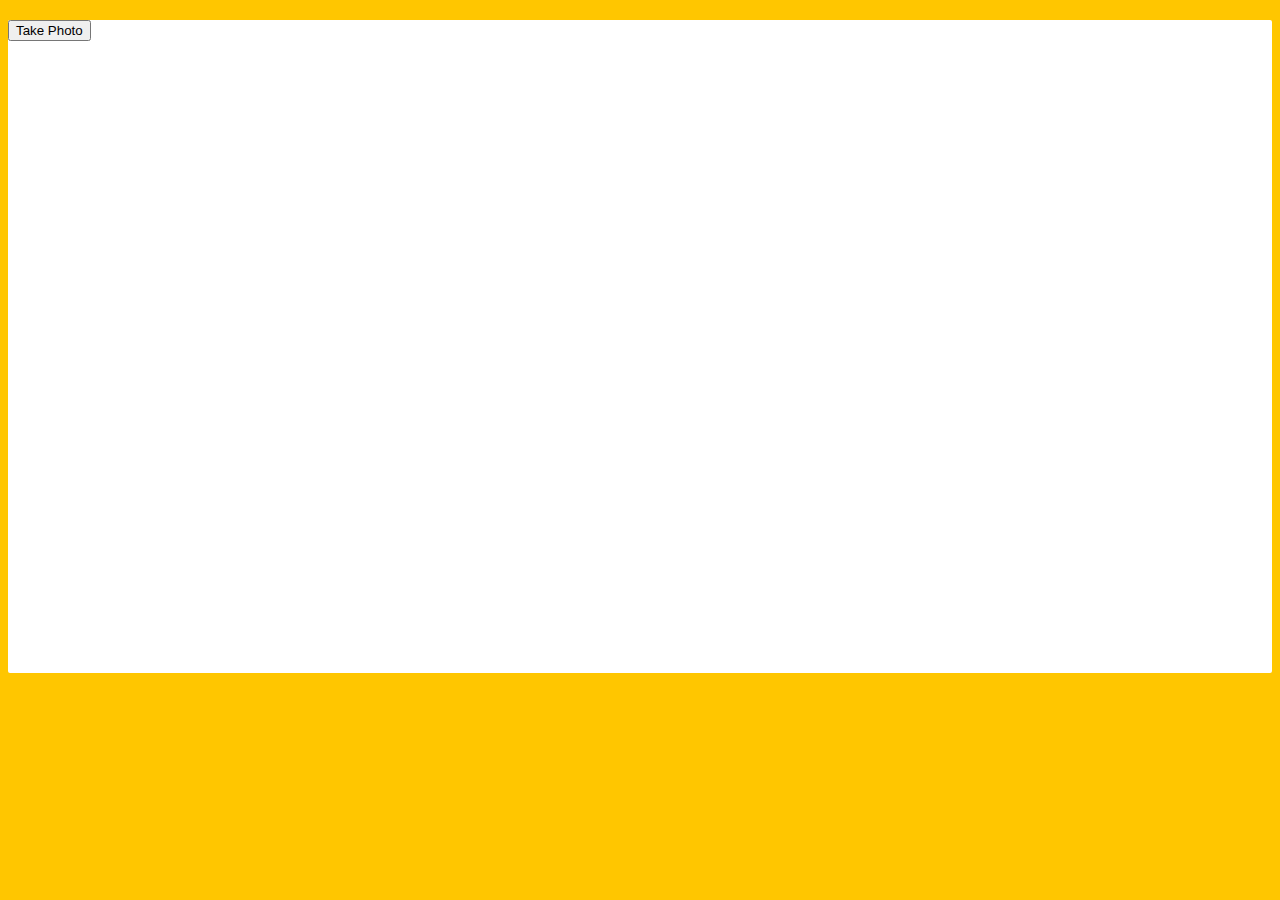
<file: 19 - Webcam Fun/index.html>
<!DOCTYPE html>
<html lang="en">
<head>
  <meta charset="UTF-8">
  <title>Get User Media Code Along!</title>
  <link rel="stylesheet" href="style.css">
</head>
<body>

  <div class="photobooth">
    <div class="controls">
      <button onClick="takePhoto()">Take Photo</button>
<!--       <div class="rgb">
        <label for="rmin">Red Min:</label>
        <input type="range" min=0 max=255 name="rmin">
        <label for="rmax">Red Max:</label>
        <input type="range" min=0 max=255 name="rmax">

        <br>

        <label for="gmin">Green Min:</label>
        <input type="range" min=0 max=255 name="gmin">
        <label for="gmax">Green Max:</label>
        <input type="range" min=0 max=255 name="gmax">

        <br>

        <label for="bmin">Blue Min:</label>
        <input type="range" min=0 max=255 name="bmin">
        <label for="bmax">Blue Max:</label>
        <input type="range" min=0 max=255 name="bmax">
      </div> -->
    </div>

    <canvas class="photo"></canvas>
    <video class="player"></video>
    <div class="strip"></div>
  </div>

  <audio class="snap" src="https://wesbos.com/demos/photobooth/snap.mp3" hidden></audio>

  <script src="scripts.js"></script>

</body>
</html>
</file>
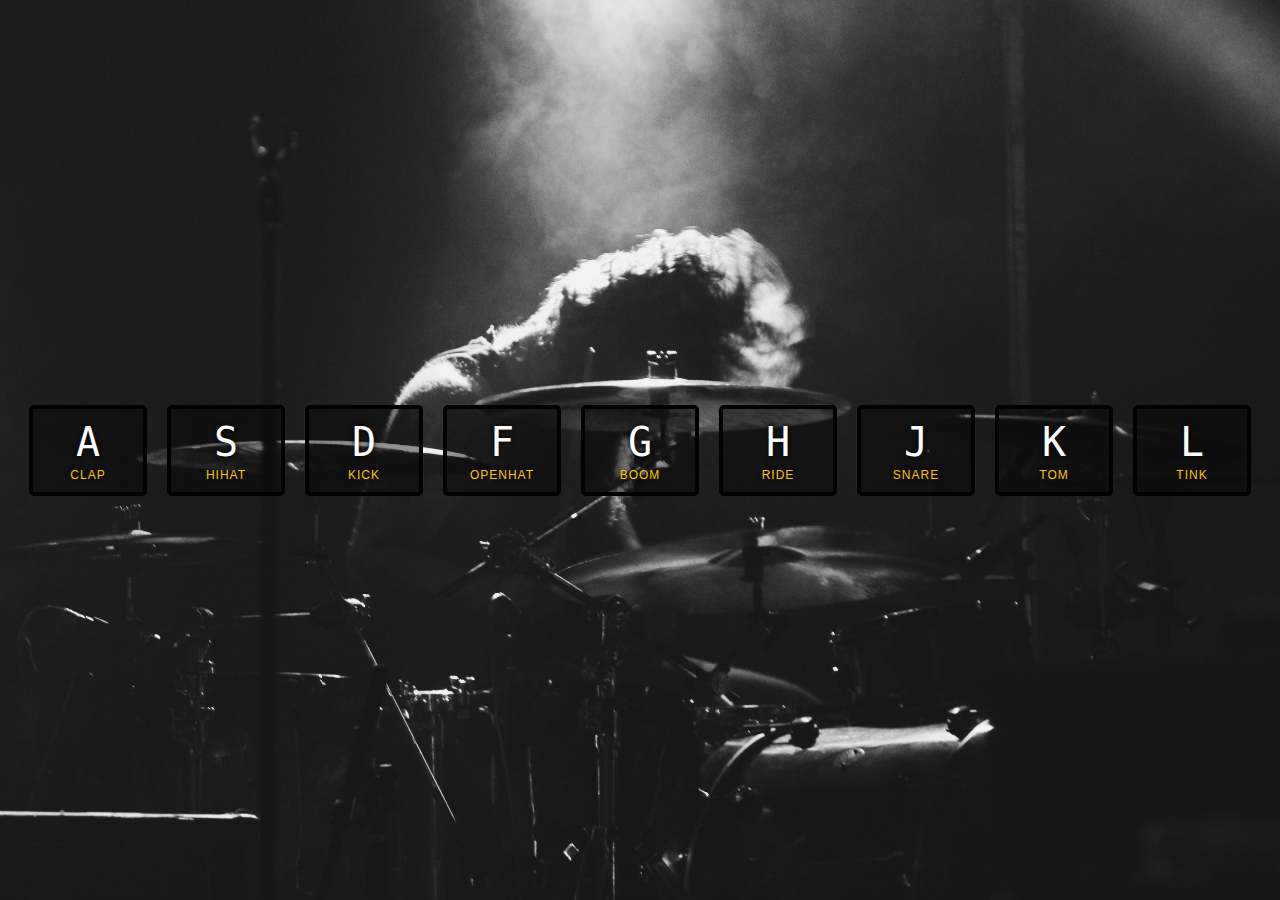
<file: 01 - JavaScript Drum Kit/index-START.html>
<!DOCTYPE html>
<html lang="en">
<head>
  <meta charset="UTF-8">
  <title>JS Drum Kit</title>
  <link rel="stylesheet" href="style.css">
</head>
<body>


  <div class="keys">
    <div data-key="65" class="key">
      <kbd>A</kbd>
      <span class="sound">clap</span>
    </div>
    <div data-key="83" class="key">
      <kbd>S</kbd>
      <span class="sound">hihat</span>
    </div>
    <div data-key="68" class="key">
      <kbd>D</kbd>
      <span class="sound">kick</span>
    </div>
    <div data-key="70" class="key">
      <kbd>F</kbd>
      <span class="sound">openhat</span>
    </div>
    <div data-key="71" class="key">
      <kbd>G</kbd>
      <span class="sound">boom</span>
    </div>
    <div data-key="72" class="key">
      <kbd>H</kbd>
      <span class="sound">ride</span>
    </div>
    <div data-key="74" class="key">
      <kbd>J</kbd>
      <span class="sound">snare</span>
    </div>
    <div data-key="75" class="key">
      <kbd>K</kbd>
      <span class="sound">tom</span>
    </div>
    <div data-key="76" class="key">
      <kbd>L</kbd>
      <span class="sound">tink</span>
    </div>
  </div>

  <audio data-key="65" src="sounds/clap.wav"></audio>
  <audio data-key="83" src="sounds/hihat.wav"></audio>
  <audio data-key="68" src="sounds/kick.wav"></audio>
  <audio data-key="70" src="sounds/openhat.wav"></audio>
  <audio data-key="71" src="sounds/boom.wav"></audio>
  <audio data-key="72" src="sounds/ride.wav"></audio>
  <audio data-key="74" src="sounds/snare.wav"></audio>
  <audio data-key="75" src="sounds/tom.wav"></audio>
  <audio data-key="76" src="sounds/tink.wav"></audio>

  <script src="drums.js"></script>
</body>
</html>
</file>
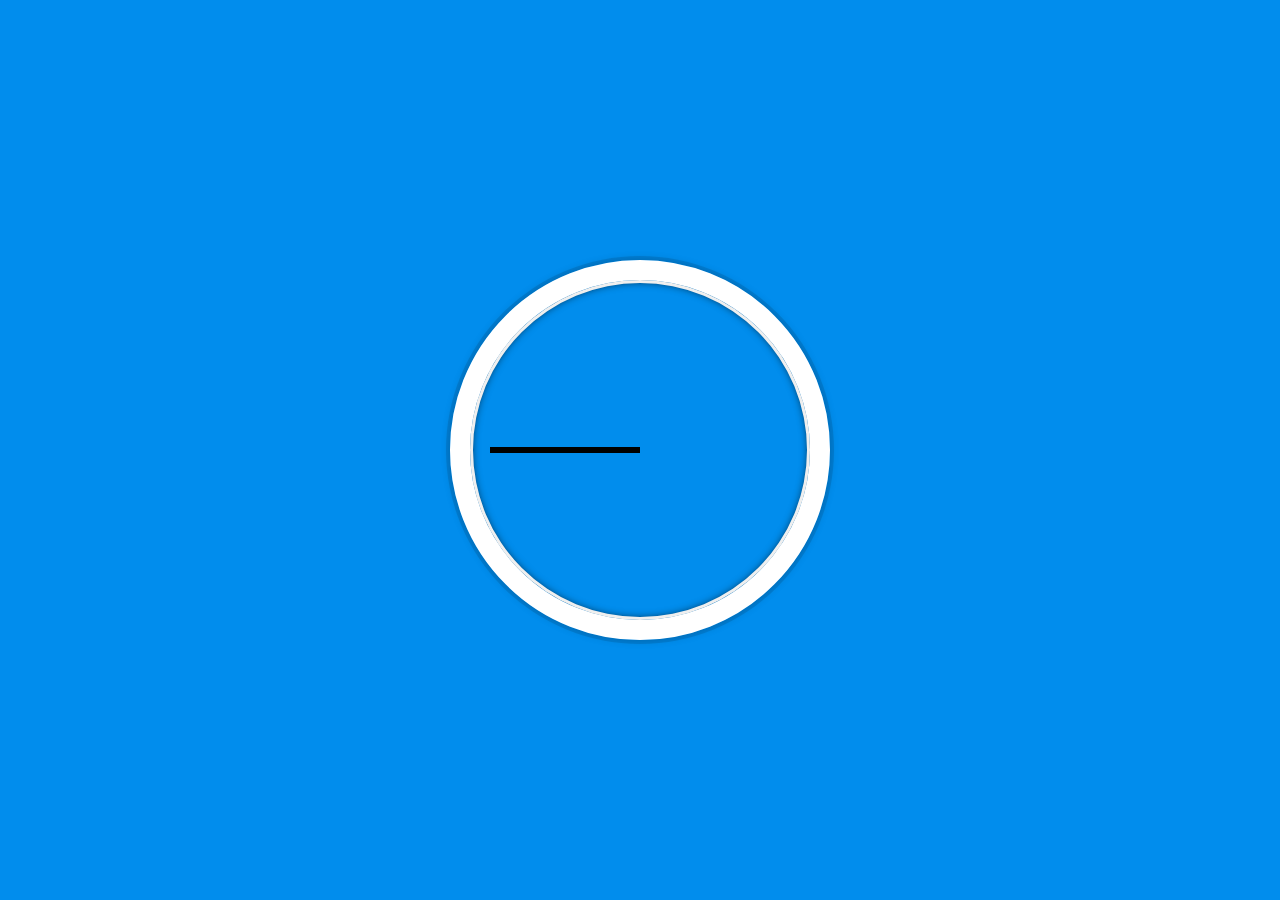
<file: 02 - JS and CSS Clock/index-START.html>
<!DOCTYPE html>
<html lang="en">
<head>
  <meta charset="UTF-8">
  <title>JS + CSS Clock</title>
  <link rel="stylesheet" href="style.css">
</head>
<body>


    <div class="clock">
      <div class="clock-face">
        <div class="hand hour-hand"></div>
        <div class="hand min-hand"></div>
        <div class="hand second-hand"></div>
      </div>
    </div>

    <script src="script.js"></script>
</body>
</html>
</file>
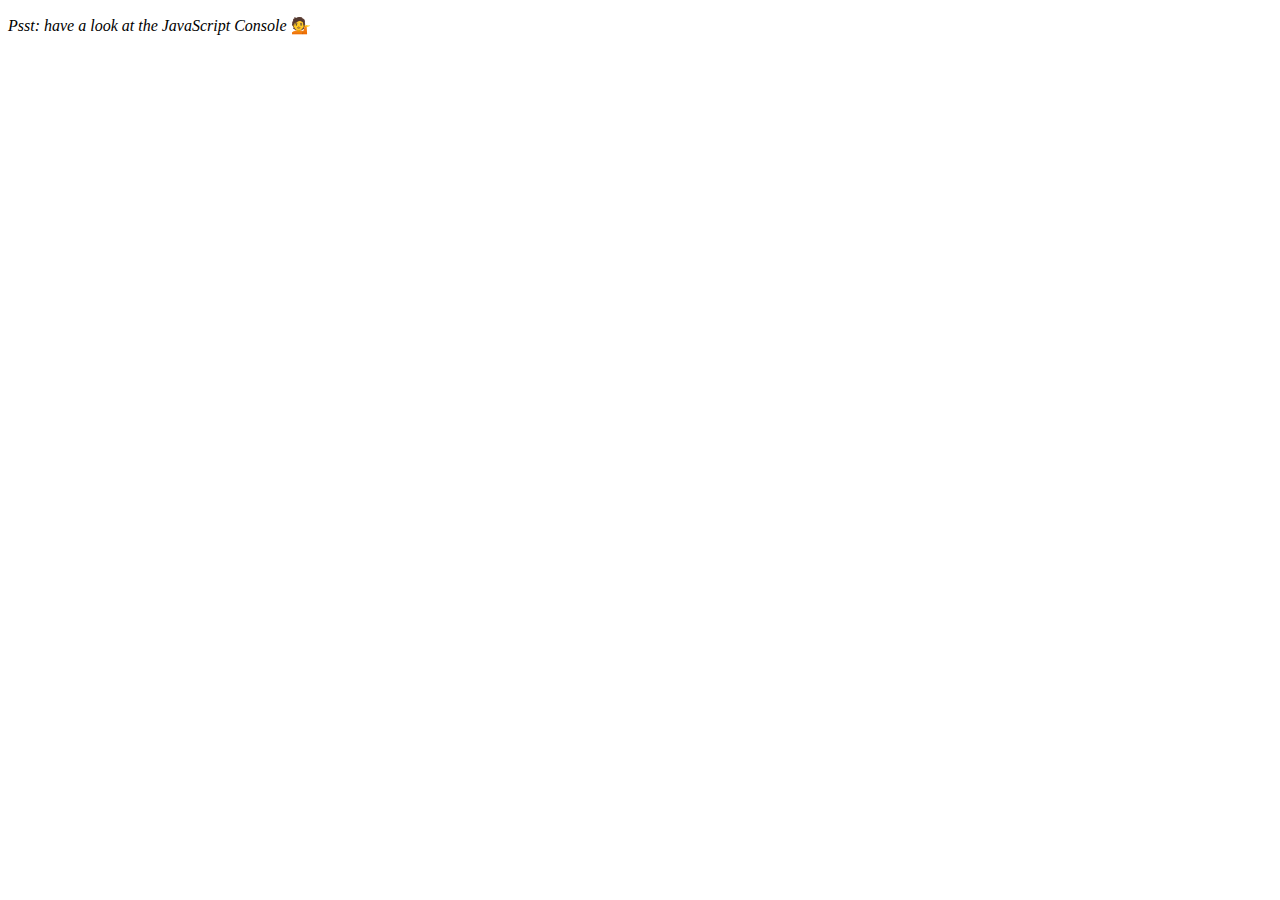
<file: 04 - Array Cardio Day 1/index-START.html>
<!DOCTYPE html>
<html lang="en">
<head>
  <meta charset="UTF-8">
  <title>Array Cardio 💪</title>
</head>
<body>
  <p><em>Psst: have a look at the JavaScript Console</em> 💁</p>
 
  <script src="script.js"></script>
</body>
</html>
</file>
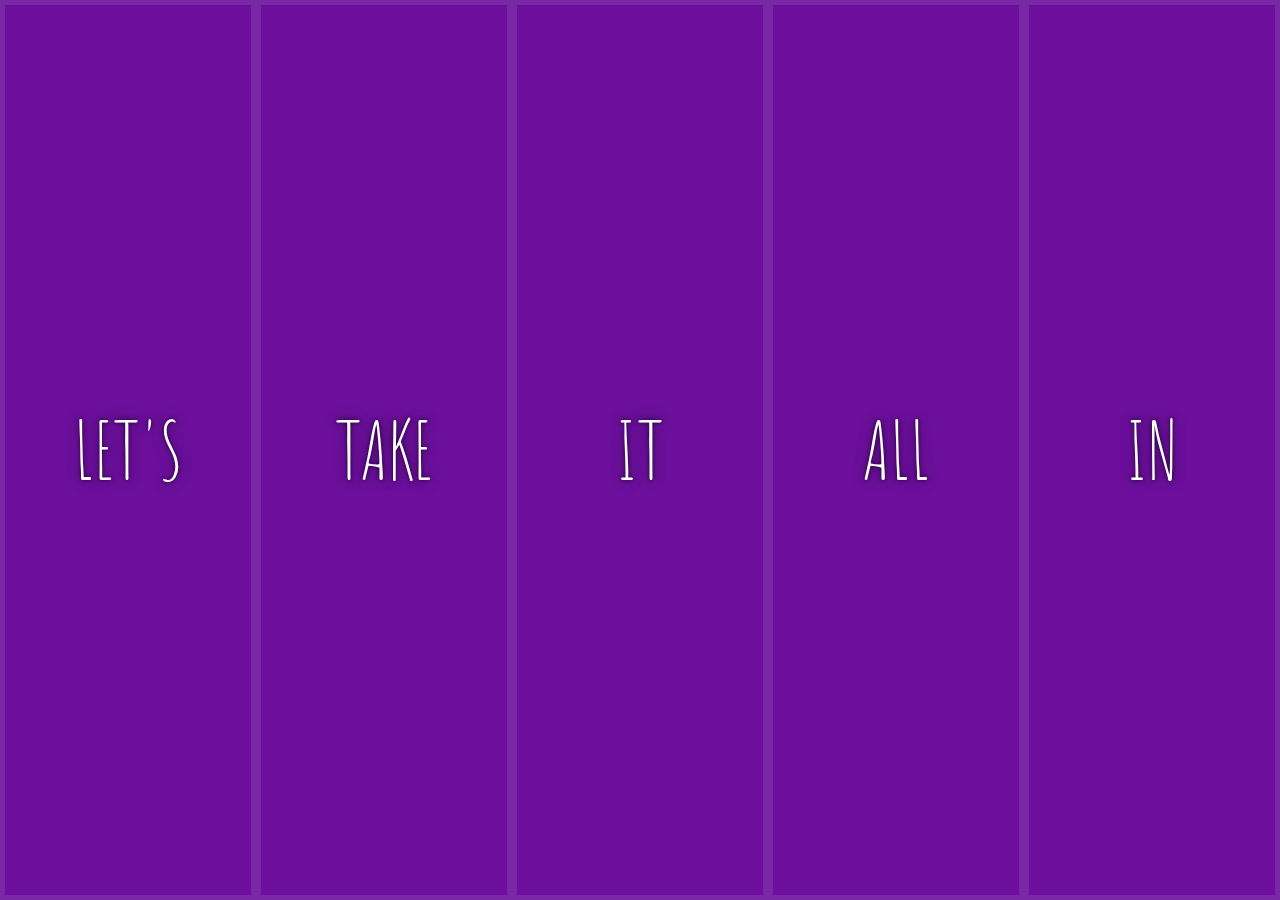
<file: 05 - Flex Panel Gallery/index-START.html>
<!DOCTYPE html>
<html lang="en">
<head>
  <meta charset="UTF-8">
  <title>Flex Panels 💪</title>
  <link rel="stylesheet" href="style.css">
  <link href='https://fonts.googleapis.com/css?family=Amatic+SC' rel='stylesheet' type='text/css'>
</head>
<body>


  <div class="panels">
    <div class="panel panel1">
      <p>Hey</p>
      <p>Let's</p>
      <p>Dance</p>
    </div>
    <div class="panel panel2">
      <p>Give</p>
      <p>Take</p>
      <p>Receive</p>
    </div>
    <div class="panel panel3">
      <p>Experience</p>
      <p>It</p>
      <p>Today</p>
    </div>
    <div class="panel panel4">
      <p>Give</p>
      <p>All</p>
      <p>You can</p>
    </div>
    <div class="panel panel5">
      <p>Life</p>
      <p>In</p>
      <p>Motion</p>
    </div>
  </div>

  <script src="script.js"></script>
</body>
</html>
</file>
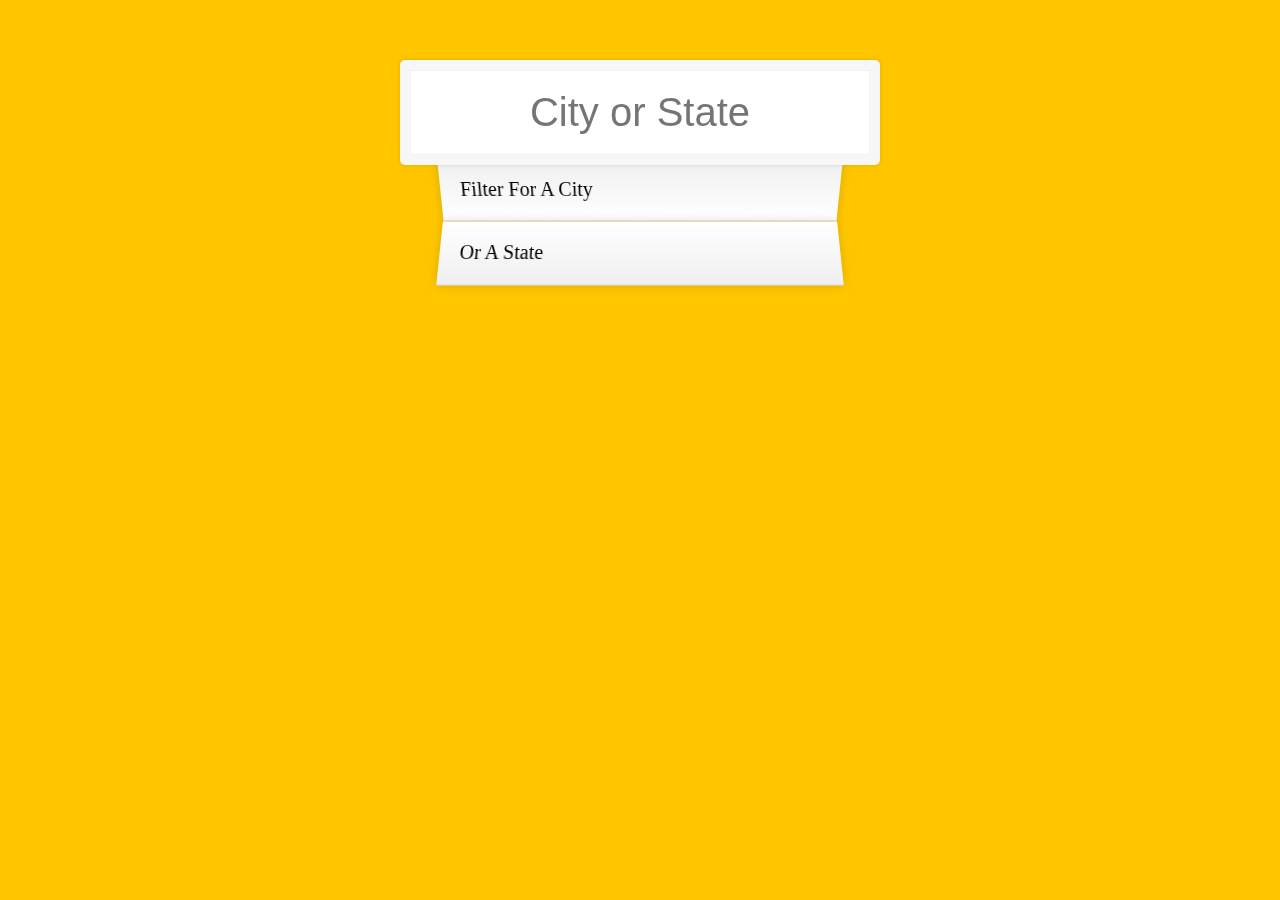
<file: 06 - Type Ahead/index-START.html>
<!DOCTYPE html>
<html lang="en">
<head>
  <meta charset="UTF-8">
  <title>Type Ahead 👀</title>
  <link rel="stylesheet" href="style.css">
</head>
<body>

  <form class="search-form">
    <input type="text" class="search" placeholder="City or State">
    <ul class="suggestions">
      <li>Filter for a city</li>
      <li>or a state</li>
    </ul>
  </form>
  
  <script src="script.js"></script>
</body>
</html>
</file>
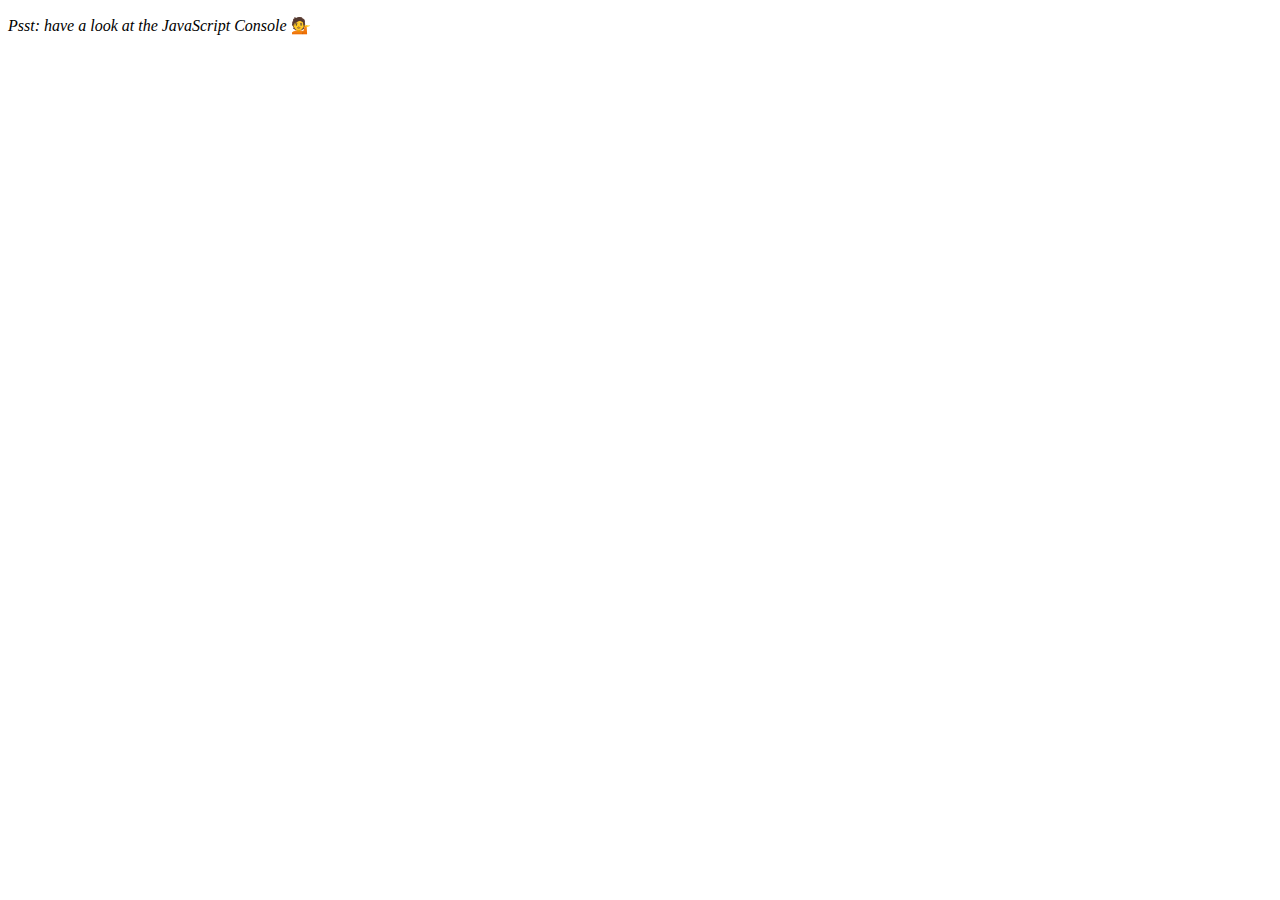
<file: 07 - Array Cardio Day 2/index-START.html>
<!DOCTYPE html>
<html lang="en">
<head>
  <meta charset="UTF-8">
  <title>Array Cardio 💪💪</title>
</head>
<body>
  <p><em>Psst: have a look at the JavaScript Console</em> 💁</p>

  <script src="script.js"></script>
</body>
</html>
</file>
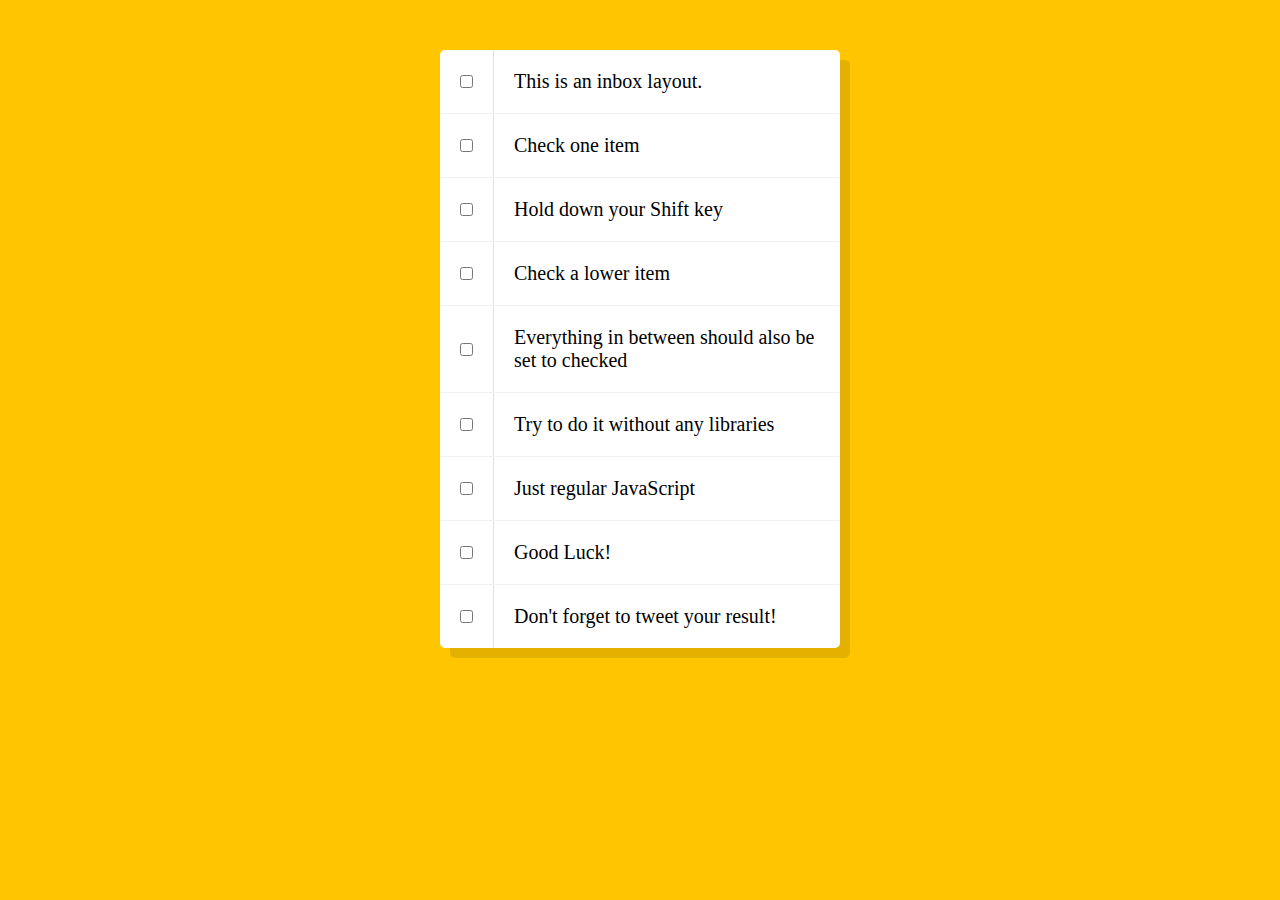
<file: 10 - Hold Shift and Check Checkboxes/index-START.html>
<!DOCTYPE html>
<html lang="en">
<head>
  <meta charset="UTF-8">
  <title>Hold Shift to Check Multiple Checkboxes</title>

  <link rel="stylesheet" href="style.css">
</head>
<body>
   <!--
   The following is a common layout you would see in an email client.

   When a user clicks a checkbox, holds Shift, and then clicks another checkbox a few rows down, all the checkboxes inbetween those two checkboxes should be checked.

  -->
  <div class="inbox">
    <div class="item">
      <input type="checkbox">
      <p>This is an inbox layout.</p>
    </div>
    <div class="item">
      <input type="checkbox">
      <p>Check one item</p>
    </div>
    <div class="item">
      <input type="checkbox">
      <p>Hold down your Shift key</p>
    </div>
    <div class="item">
      <input type="checkbox">
      <p>Check a lower item</p>
    </div>
    <div class="item">
      <input type="checkbox">
      <p>Everything in between should also be set to checked</p>
    </div>
    <div class="item">
      <input type="checkbox">
      <p>Try to do it without any libraries</p>
    </div>
    <div class="item">
      <input type="checkbox">
      <p>Just regular JavaScript</p>
    </div>
    <div class="item">
      <input type="checkbox">
      <p>Good Luck!</p>
    </div>
    <div class="item">
      <input type="checkbox">
      <p>Don't forget to tweet your result!</p>
    </div>
  </div>

  <script src="script.js"></script>
</body>
</html>
</file>
<file: 19 - Webcam Fun/style.css>
html {
  box-sizing: border-box;
}

*, *:before, *:after {
  box-sizing: inherit;
}

html {
  font-size: 10px;
  background: #ffc600;
}

.photobooth {
  background: white;
  max-width: 150rem;
  margin: 2rem auto;
  border-radius: 2px;
}

/*clearfix*/
.photobooth:after {
  content: '';
  display: block;
  clear: both;
}

.photo {
  width: 100%;
  float: left;
}

.player {
  position: absolute;
  top: 20px;
  right: 20px;
  width:200px;
}

/*
  Strip!
*/

.strip {
  padding: 2rem;
}

.strip img {
  width: 100px;
  overflow-x: scroll;
  padding: 0.8rem 0.8rem 2.5rem 0.8rem;
  box-shadow: 0 0 3px rgba(0,0,0,0.2);
  background: white;
}

.strip a:nth-child(5n+1) img { transform: rotate(10deg); }
.strip a:nth-child(5n+2) img { transform: rotate(-2deg); }
.strip a:nth-child(5n+3) img { transform: rotate(8deg); }
.strip a:nth-child(5n+4) img { transform: rotate(-11deg); }
.strip a:nth-child(5n+5) img { transform: rotate(12deg); }
</file>
<file: 01 - JavaScript Drum Kit/style.css>
html {
	font-size: 10px;
	background: url(blackwhitedrummer.jpg) center;
	background-size: cover;
}

body,
html {
	margin: 0;
	padding: 0;
	font-family: sans-serif;
}

.keys {
	display: flex;
	flex: 1;
	min-height: 100vh;
	align-items: center;
	justify-content: center;
}

.key {
	border: .4rem solid black;
	border-radius: .5rem;
	margin: 1rem;
	font-size: 1.5rem;
	padding: 1rem .5rem;
	transition: all .07s ease;
	width: 10rem;
	text-align: center;
	color: white;
	background: rgba(0, 0, 0, 0.4);
	text-shadow: 0 0 .5rem black;
}

.playing {
	transform: scale(1.1);
	border-color: #ffc600;
	box-shadow: 0 0 1rem #ffc600;
}

kbd {
	display: block;
	font-size: 4rem;
}

.sound {
	font-size: 1.2rem;
	text-transform: uppercase;
	letter-spacing: .1rem;
	color: #ffc600;
}
</file>
<file: 02 - JS and CSS Clock/style.css>
html {
	background: #018ded url(https://unsplash.it/1500/1000?image=881&blur=5);
	background-size: cover;
	font-family: 'helvetica neue';
	text-align: center;
	font-size: 10px;
}

body {
	margin: 0;
	font-size: 2rem;
	display: flex;
	flex: 1;
	min-height: 100vh;
	align-items: center;
}

.clock {
	width: 30rem;
	height: 30rem;
	border: 20px solid white;
	border-radius: 50%;
	margin: 50px auto;
	position: relative;
	padding: 2rem;
	box-shadow: 0 0 0 4px rgba(0, 0, 0, 0.1), inset 0 0 0 3px #efefef, inset 0 0 10px black, 0 0 10px rgba(0, 0, 0, 0.2);
}

.clock-face {
	position: relative;
	width: 100%;
	height: 100%;
	transform: translateY(-3px); /* account for the height of the clock hands */
}

.hand {
	width: 50%;
	height: 6px;
	background: black;
	position: absolute;
	top: 50%;
	transform-origin: 100%;
	transition: all 0.05s;
	transition-timing-function: cubic-bezier(.53, .06, .23, 1.57);
}

.hour-hand {
	/* shorter hour-hand */
	width: 40%;
	left: 10%;
}

.second-hand {
	/* thinner second-hand */
	height: 3px;
}
</file>
<file: 05 - Flex Panel Gallery/style.css>
html {
	box-sizing: border-box;
	background: #ffc600;
	font-family: 'helvetica neue';
	font-size: 20px;
	font-weight: 200;
}

body {
	margin: 0;
}

*,
*:before,
*:after {
	box-sizing: inherit;
}

.panels {
	min-height: 100vh;
	overflow: hidden;

	display: flex;
}

.panel {
	background: #6b0f9c;
	box-shadow: inset 0 0 0 5px rgba(255, 255, 255, 0.1);
	color: white;
	text-align: center;
	align-items: center;
	/* Safari transitionend event.propertyName === flex */
	/* Chrome + FF transitionend event.propertyName === flex-grow */
	transition: font-size 0.7s cubic-bezier(0.61, -0.19, 0.7, -0.11), flex 0.7s cubic-bezier(0.61, -0.19, 0.7, -0.11),
		background 0.2s;
	font-size: 20px;
	background-size: cover;
	background-position: center;

	flex: 1;

	display: flex;
	flex-direction: column;
	justify-content: center;
}

.panel1 {
	background-image: url(https://source.unsplash.com/gYl-UtwNg_I/1500x1500);
}
.panel2 {
	background-image: url(https://source.unsplash.com/rFKUFzjPYiQ/1500x1500);
}
.panel3 {
	background-image: url(https://images.unsplash.com/photo-1465188162913-8fb5709d6d57?ixlib=rb-0.3.5&q=80&fm=jpg&crop=faces&cs=tinysrgb&w=1500&h=1500&fit=crop&s=967e8a713a4e395260793fc8c802901d);
}
.panel4 {
	background-image: url(https://source.unsplash.com/ITjiVXcwVng/1500x1500);
}
.panel5 {
	background-image: url(https://source.unsplash.com/3MNzGlQM7qs/1500x1500);
}

/* Flex items */
.panel > * {
	margin: 0;
	width: 100%;
	transition: transform 0.5s;
	flex: 1 0 auto;
	display: flex;
	justify-content: center;
	align-items: center;
}

.panel > *:first-child {
	transform: translateY(-100%);
}
.panel > *:last-child {
	transform: translateY(100%);
}
.panel.open-active > *:first-child {
	transform: translateY(0);
}
.panel.open-active > *:last-child {
	transform: translateY(0);
}

.panel p {
	text-transform: uppercase;
	font-family: 'Amatic SC', cursive;
	text-shadow: 0 0 4px rgba(0, 0, 0, 0.72), 0 0 14px rgba(0, 0, 0, 0.45);
	font-size: 2em;
}

.panel p:nth-child(2) {
	font-size: 4em;
}

.panel.open {
	font-size: 40px;
	flex: 5;
}
</file>
<file: 06 - Type Ahead/style.css>
html {
  box-sizing: border-box;
  background: #ffc600;
  font-family: 'helvetica neue';
  font-size: 20px;
  font-weight: 200;
}

*, *:before, *:after {
  box-sizing: inherit;
}

input {
  width: 100%;
  padding: 20px;
}

.search-form {
  max-width: 400px;
  margin: 50px auto;
}

input.search {
  margin: 0;
  text-align: center;
  outline: 0;
  border: 10px solid #F7F7F7;
  width: 120%;
  left: -10%;
  position: relative;
  top: 10px;
  z-index: 2;
  border-radius: 5px;
  font-size: 40px;
  box-shadow: 0 0 5px rgba(0, 0, 0, 0.12), inset 0 0 2px rgba(0, 0, 0, 0.19);
}

.suggestions {
  margin: 0;
  padding: 0;
  position: relative;
  /*perspective: 20px;*/
}

.suggestions li {
  background: white;
  list-style: none;
  border-bottom: 1px solid #D8D8D8;
  box-shadow: 0 0 10px rgba(0, 0, 0, 0.14);
  margin: 0;
  padding: 20px;
  transition: background 0.2s;
  display: flex;
  justify-content: space-between;
  text-transform: capitalize;
}

.suggestions li:nth-child(even) {
  transform: perspective(100px) rotateX(3deg) translateY(2px) scale(1.001);
  background: linear-gradient(to bottom,  #ffffff 0%,#EFEFEF 100%);
}

.suggestions li:nth-child(odd) {
  transform: perspective(100px) rotateX(-3deg) translateY(3px);
  background: linear-gradient(to top,  #ffffff 0%,#EFEFEF 100%);
}

span.population {
  font-size: 15px;
}

.hl {
  background: #ffc600;
}
</file>
<file: 10 - Hold Shift and Check Checkboxes/style.css>
html {
	font-family: sans-serif;
	background: #ffc600;
}

.inbox {
	max-width: 400px;
	margin: 50px auto;
	background: white;
	border-radius: 5px;
	box-shadow: 10px 10px 0 rgba(0, 0, 0, 0.1);
}

.item {
	display: flex;
	align-items: center;
	border-bottom: 1px solid #f1f1f1;
}

.item:last-child {
	border-bottom: 0;
}

input:checked + p {
	background: #f9f9f9;
	text-decoration: line-through;
}

input[type="checkbox"] {
	margin: 20px;
}

p {
	margin: 0;
	padding: 20px;
	transition: background 0.2s;
	flex: 1;
	font-family: 'helvetica neue';
	font-size: 20px;
	font-weight: 200;
	border-left: 1px solid #d1e2ff;
}
</file>
